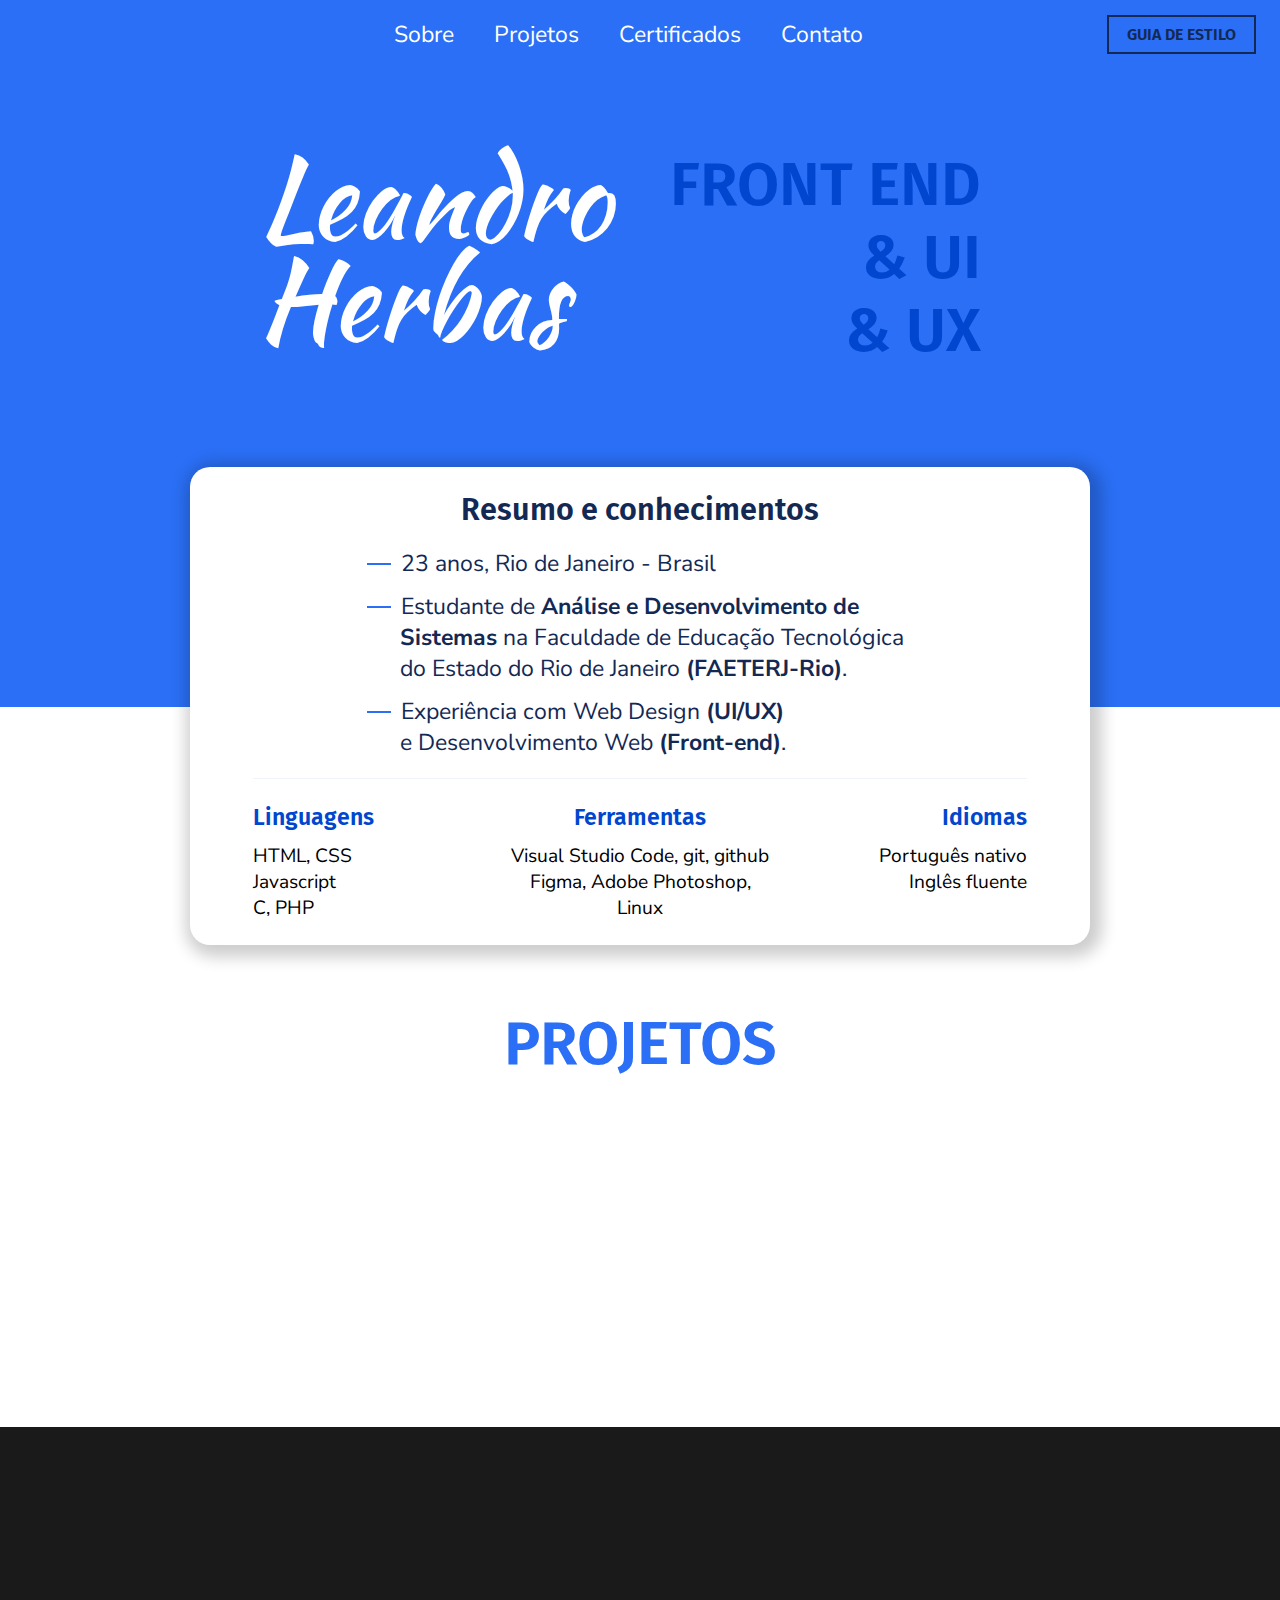
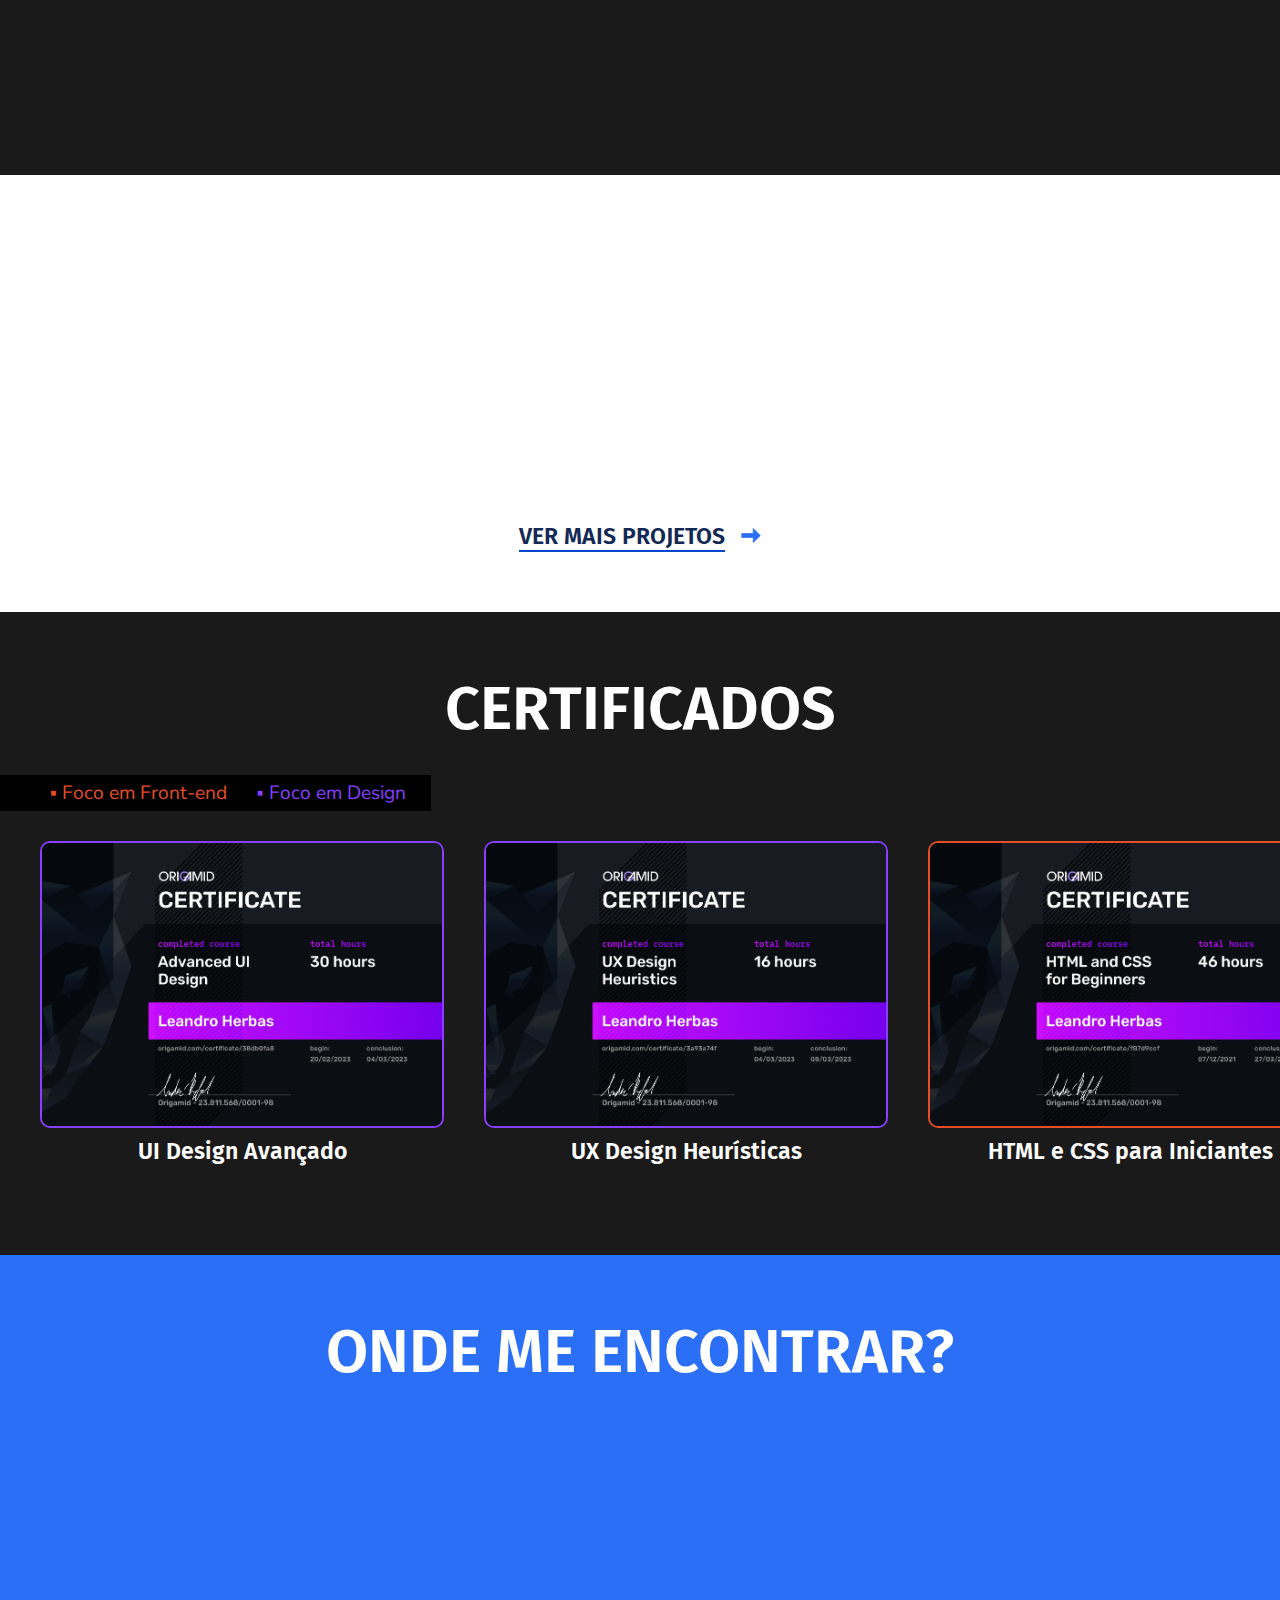
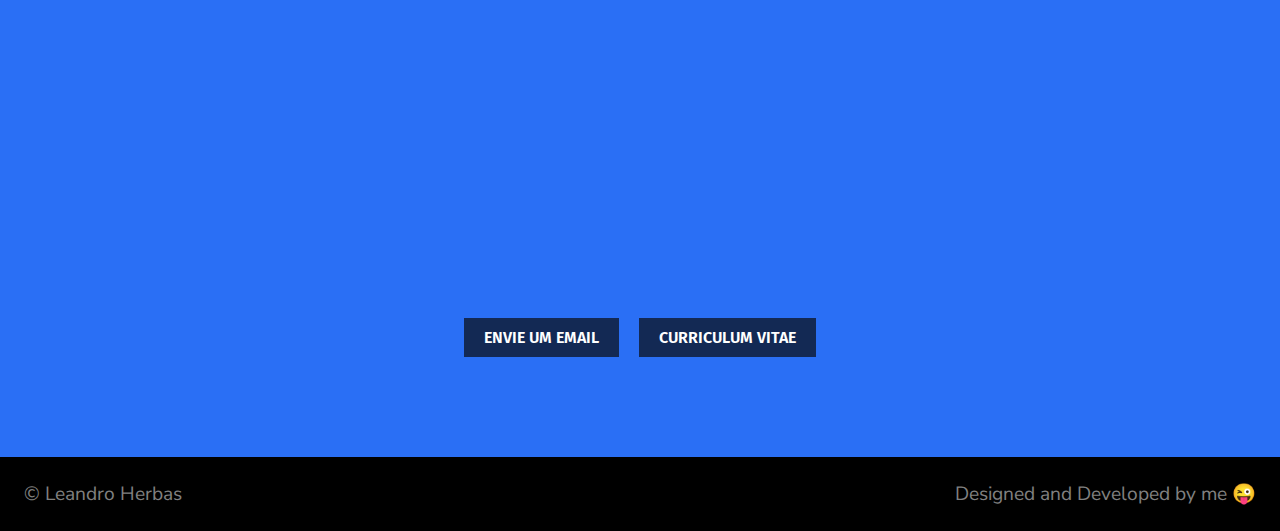
<file: index.html>
<!DOCTYPE html>
<html lang="pt-BR">

<head>
  <meta charset="UTF-8">
  <meta http-equiv="X-UA-Compatible" content="IE=edge">
  <meta name="viewport" content="width=device-width, initial-scale=1.0">
  <title>Leandro Herbas | Front-end & UI/UX</title>
  <link rel="icon" type="image/x-icon" href="./img/favicon.png">
  <link rel="stylesheet" href="./css/style.css">
  <link rel="stylesheet" href="./css/index.css">
  <link rel="stylesheet" href="./css/index-responsivo.css">
  <script>document.documentElement.classList.add('js');</script>
</head>

<body>
  <header>
    <span></span>
    <nav class="texto-1 nav-menu">
      <a href="#sobre" class="nav-link">Sobre</a>
      <a href="#projetos" class="nav-link">Projetos</a>
      <a href="#certificados" class="nav-link">Certificados</a>
      <a href="#contato" class="nav-link">Contato</a>
    </nav>
    <a href="./guia-de-estilo.html" class="btn-2">Guia de Estilo</a>
  </header>

  <main id="sobre">
    <section class="container-intro">
      <h1 class="nome-intro">Leandro<br>Herbas</h1>
      <span class="span-intro titulo-1">Front End<br>& UI<br>& UX</span>
    </section>

    <div class="sobre-bg">
      <section class="sobre drop-shadow">
        <h3 class="titulo-2">Resumo e conhecimentos</h3>

        <div class="sobre-textos">
          <p class="texto-1"><span></span>23 anos, Rio de Janeiro - Brasil</p>
          <p class="texto-1"><span></span>Estudante de <strong>Análise e Desenvolvimento de<br>&emsp;Sistemas</strong> na Faculdade de Educação Tecnológica<br>&emsp;do Estado do Rio de Janeiro <strong>(FAETERJ-Rio)</strong>.</p>
          <p class="texto-1"><span></span>Experiência com Web Design <strong>(UI/UX)</strong><br>&emsp;e Desenvolvimento Web <strong>(Front-end)</strong>.</p>
        </div>

        <div class="sobre-skills">
          <div class="skills-linguagens">
            <h3 class="titulo-3 titulo-skills">Linguagens</h3>
            <p class="texto-2">HTML, CSS<br>Javascript<br>C, PHP</p>
          </div>

          <div class="skills-ferramentas">
            <h3 class="titulo-3 titulo-skills">Ferramentas</h3>
            <p class="texto-2">Visual Studio Code, git, github<br>Figma, Adobe Photoshop,<br>Linux</p>
          </div>

          <div class="skills-idiomas">
            <h3 class="titulo-3 titulo-skills">Idiomas</h3>
            <p class="texto-2">Português nativo<br>Inglês fluente</p>
          </div>
        </div>
      </section>
    </div>

    <section class="projetos" id="projetos">
      <h1 class="titulo-1 titulo-projetos">Projetos</h1>

      <div class="projeto-luthieria">
        <img src="./img/projetos/luthieria-img.png" alt="Projeto Luthieria" class="img-projetos1" data-anime="left">
        <div class="info-projeto" data-anime="right">
          <h3 class="titulo-2">LUTHIERIA</h3>
          <span class="texto-2 span-projeto span-projeto1">Design & Desenvolvimento</span>
          <p class="texto-2 texto-projeto">Desenvolvimento de um site de vendas de instrumentos musicais personalizados, desde a idealização e criação da interface até o código final.</p>
          <a href="https://github.com/ophrbs/LUTHIERIA" class="btn-1">GITHUB</a>
          <a href="https://ophrbs.github.io/LUTHIERIA/" class="btn-2">DEMO</a>
        </div>
      </div>

      <div class="projeto-rentacar">
        <img src="./img/projetos/rentacar-img.jpg" alt="Projeto Rent a Car" class="img-projetos2" data-anime="right">
        <div class="info-projeto2" data-anime="left">
          <h3 class="titulo-2">Rent a Car</h3>
          <span class="texto-2 span-projeto span-projeto2">Design</span>
          <p class="texto-2 texto-projeto">Protótipo de um site de aluguel de carros completo, com home, login, cadastro, lista de carros, e mais. Projeto realizado para a matéria de Interface Homem-Máquina da faculdade.</p>
          <a href="https://figma.fun/W9GfGu" class="btn-1">FIGMA</a>
        </div>
      </div>

      <div class="projeto-esse">
        <img src="./img/projetos/portfolio-img.png" alt="Projeto de estágio" class="img-projetos1" data-anime="left">
        <div class="info-projeto" data-anime="right">
          <h3 class="titulo-2">Esse site!</h3>
          <span class="texto-2 span-projeto span-projeto3">Design & Desenvolvimento</span>
          <p class="texto-2 texto-projeto">Landing Page pessoal com informações sobre mim e meu trabalho.</p>
          <a href="https://github.com/ophrbs/ophrbs.github.io" class="btn-1">GITHUB</a>
        </div>
      </div>

      <div class="mais-projetos">
        <div>
          <a href="https://github.com/ophrbs" class="titulo-3">VER MAIS PROJETOS <img src="./img/seta.svg" alt="setinha"></a>
          <span></span>
        </div>
      </div>
    </section>

    <section class="certificados" id="certificados">
      <h1 class="titulo-1 certificados-titulo">Certificados</h1>
      <div class="certificados-legenda">
        <p class="texto-2" style="color:#e44d26;">&squf; Foco em Front-end</p>
        <p class="texto-2" style="color:#873eff">&squf; Foco em Design</p>
      </div>
      <div class="certificados-container">
        <div class="certificados-item">
          <a href="https://www.origamid.com/certificate/38db0fa8">
            <img src="./img/certificados/ui-avancado.jpg" class="design" alt="UI Design Avançado">
          </a>
          <h4 class="titulo-3">UI Design Avançado</h4>
        </div>

        <div class="certificados-item">
          <a href="https://www.origamid.com/certificate/3a93a74f">
            <img src="./img/certificados/heuristicas.jpg" class="design" alt="UX Design Heurísticas">
          </a>
          <h4 class="titulo-3">UX Design Heurísticas</h4>
        </div>

        <div class="certificados-item">
          <a href="https://www.origamid.com/certificate/f87d9ccf">
            <img src="./img/certificados/html-css.jpg" class="frontend" alt="HTML e CSS para Iniciantes">
          </a>
          <h4 class="titulo-3">HTML e CSS para Iniciantes</h4>
        </div>

        <div class="certificados-item">
          <a href="https://www.origamid.com/certificate/ce58f39b">
            <img src="./img/certificados/tipografia.jpg" class="design" alt="Tipografia Avançada">
          </a>
          <h4 class="titulo-3">Tipografia Avançada</h4>
        </div>

        <div class="certificados-item">
          <a href="https://www.origamid.com/certificate/962e9d89">
            <img src="./img/certificados/grid.jpg" class="frontend" alt="CSS Grid Layout">
          </a>
          <h4 class="titulo-3">CSS Grid Layout</h4>
        </div>

        <div class="certificados-item">
          <a href="https://www.origamid.com/certificate/dc8845a5">
            <img src="./img/certificados/flexbox.jpg" class="frontend" alt="CSS Flexbox">
          </a>
          <h4 class="titulo-3">CSS Flexbox</h4>
        </div>

        <div class="certificados-item">
          <a href="https://www.origamid.com/certificate/a0a6a699">
            <img src="./img/certificados/ui-iniciantes.jpg" class="design" alt="UI Design para Iniciantes">
          </a>
          <h4 class="titulo-3">UI Design para Iniciantes</h4>
        </div>
      </div>
    </section>

    <section class="contato" id="contato">
      <h1 class="titulo-1 titulo-contato">Onde me encontrar?</h1>

      <div class="contato-cards">

        <div class="contato-github" data-anime="bottom">
          <a href="https://github.com/ophrbs">
            <img src="./img/github-img.png" alt="github" class="img-contato">
            <div class="descricao-contato">
              <p class="titulo-3 color-white">GitHub</p>
              <img src="./img/link.svg" alt="icone-link" class="link-svg">
            </div>
          </a>
        </div>

        <div class="contato-linkedin" data-anime="bottom">
          <a href="https://www.linkedin.com/in/leandroherbas/">
            <img src="./img/linkedin-img.png" alt="linkedin" class="img-contato">
            <div class="descricao-contato">
              <p class="titulo-3 color-white">LinkedIn</p>
              <img src="./img/link.svg" alt="icone-link" class="link-svg">
            </div>
          </a>
        </div>


      </div>
      <div class="btns-contato">
        <a href="mailto:leandroherbas@outlook.com" class="btn-3">Envie um email</a>
        <a href="./img/curriculum.pdf" target="_blank" class="btn-3">Curriculum Vitae</a>
      </div>
    </section>

    <footer>
      <p class="texto-2">© Leandro Herbas</p>
      <p class="texto-2">Designed and Developed by me 😜</p>
    </footer>
  </main>

  <script type="text/javascript" src="./js/script.js"></script>
</body>

</html>
</file>
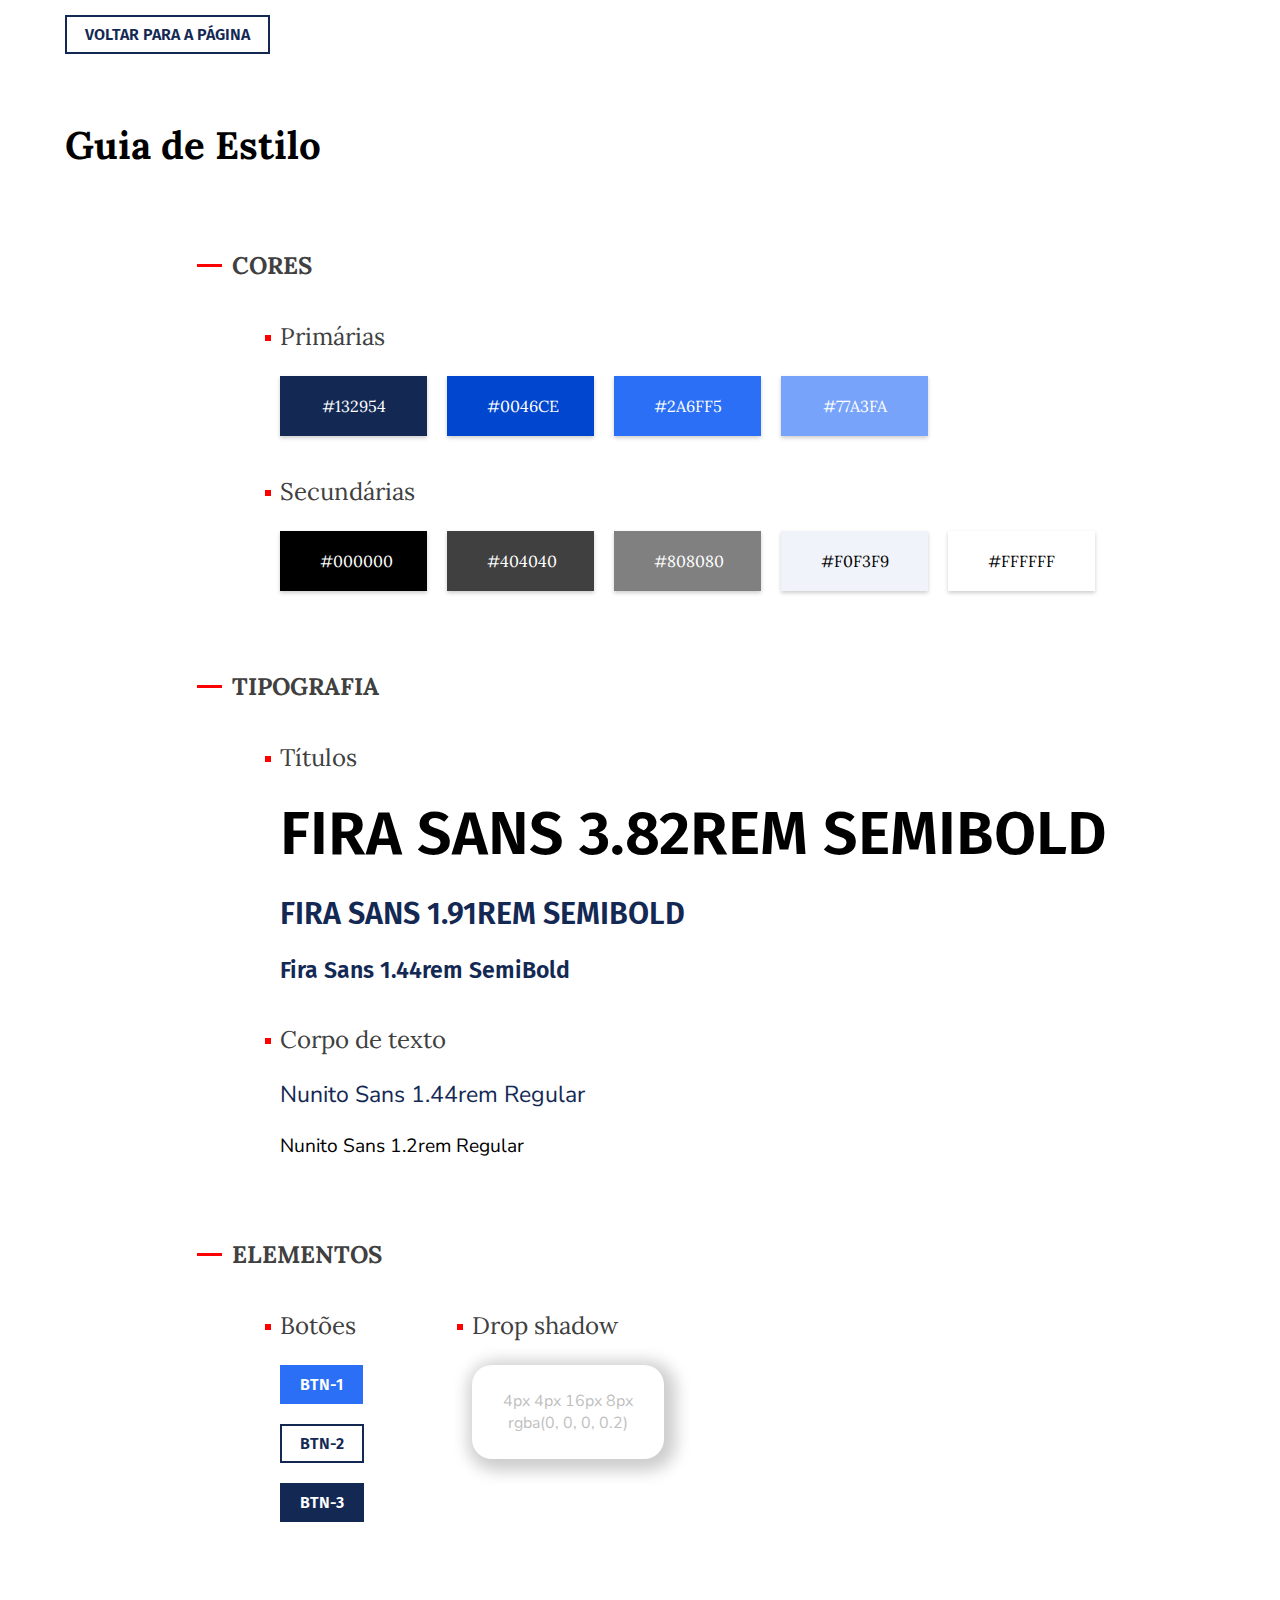
<file: guia-de-estilo.html>
<!DOCTYPE html>
<html lang="en">

<head>
  <meta charset="UTF-8">
  <meta http-equiv="X-UA-Compatible" content="IE=edge">
  <meta name="viewport" content="width=device-width, initial-scale=1.0">
  <title>Guia de Estilo</title>
  <link rel="stylesheet" href="./css/style.css">
  <link rel="stylesheet" href="./css/guia-de-estilo.css">
</head>

<body>
  <header><a href="./index.html" class="btn-2">Voltar para a página</a></header>
  <main>
    <h1>Guia de Estilo</h1>

    <div class="div-cores">
      <h2 class="titulo-styleguide">Cores</h2>

      <div class="cores-primarias">
        <h3 class="subtitulo-styleguide">Primárias</h3>
        <div class="grid-cores">
          <span class="caixa-cor primaria-1">#132954</span>
          <span class="caixa-cor primaria-2">#0046CE</span>
          <span class="caixa-cor primaria-3">#2A6FF5</span>
          <span class="caixa-cor primaria-4">#77A3FA</span>
        </div>
      </div>

      <div class="cores-secundarias">
        <h3 class="subtitulo-styleguide subtitulo-secundarias">Secundárias</h3>
        <div class="grid-cores">
          <span class="caixa-cor secundaria-1">#000000</span>
          <span class="caixa-cor secundaria-2">#404040</span>
          <span class="caixa-cor secundaria-3">#808080</span>
          <span class="caixa-cor secundaria-4">#F0F3F9</span>
          <span class="caixa-cor secundaria-5">#FFFFFF</span>
        </div>
      </div>
    </div>

    <div class="div-tipografia">
      <h2 class="titulo-styleguide">Tipografia</h2>

      <div class="tipografia-titulo">
        <h3 class="subtitulo-styleguide">Títulos</h3>
        <h1 class="titulo-1">Fira Sans 3.82rem SemiBold</h1>
        <h2 class="titulo-2">Fira Sans 1.91rem SemiBold</h2>
        <h3 class="titulo-3">Fira Sans 1.44rem SemiBold</h3>
      </div>

      <div class="tipografia-texto">
        <h3 class="subtitulo-styleguide">Corpo de texto</h3>
        <p class="texto-1">Nunito Sans 1.44rem Regular</p>
        <p class="texto-2">Nunito Sans 1.2rem Regular</p>
      </div>
    </div>

    <div class="div-elementos">
      <h2 class="titulo-styleguide">Elementos</h2>

      <div class="elementos-container">
        <div class="div-botoes">
          <h3 class="subtitulo-styleguide">Botões</h3>
          <div class="container-btns">
            <a href="#" class="btn-1 teste">BTN-1</a>
            <a href="#" class="btn-2 teste">BTN-2</a>
            <a href="#" class="btn-3 teste">BTN-3</a>
          </div>
        </div>

        <div class="div-dropshadow">
          <h3 class="subtitulo-styleguide">Drop shadow</h3>
          <p class="drop-shadow">4px 4px 16px 8px<br>rgba(0, 0, 0, 0.2)</p>
        </div>
      </div>
    </div>
  </main>
</body>

</html>
</file>
<file: css/style.css>
@import url("https://fonts.googleapis.com/css2?family=Fira+Sans:wght@600&family=Nunito+Sans&display=swap");

:root {
  --primaria-1: #132954;
  --primaria-2: #0046ce;
  --primaria-3: #2a6ff5;
  --primaria-4: #77a3fa;
  --secundaria-1: #000000;
  --secundaria-2: #404040;
  --secundaria-3: #808080;
  --secundaria-4: #f0f3f9;
  --secundaria-5: #ffffff;
}

a {
  text-decoration: none;
}

.titulo-1 {
  font-family: "Fira Sans", sans-serif;
  font-style: normal;
  font-weight: 600;
  font-size: 3.82rem;
  color: var(--secundaria-1);
  text-transform: uppercase;
}

.titulo-2 {
  font-family: "Fira Sans", sans-serif;
  font-style: normal;
  font-weight: 600;
  font-size: 1.91rem;
  color: var(--primaria-1);
}

.titulo-3 {
  font-family: "Fira Sans", sans-serif;
  font-style: normal;
  font-weight: 600;
  font-size: 1.44rem;
  color: var(--primaria-1);
}

.texto-1 {
  font-family: "Nunito Sans", sans-serif;
  font-style: normal;
  font-weight: 400;
  font-size: 1.44rem;
  color: var(--primaria-1);
}

.texto-2 {
  font-family: "Nunito Sans", sans-serif;
  font-style: normal;
  font-weight: 400;
  font-size: 1.2rem;
}

.btn-1 {
  padding: 10px 20px;
  background-color: var(--primaria-3);
  color: var(--secundaria-5);
  font-family: "Fira Sans", sans-serif;
  font-weight: 600;
  text-transform: uppercase;
  transition: 0.2s;
}

.btn-1:hover {
  background-color: var(--primaria-2);
}

.btn-2 {
  padding: 10px 20px;
  color: var(--primaria-1);
  font-family: "Fira Sans", sans-serif;
  font-weight: 600;
  /* border: 2px solid var(--primaria-1); */
  outline: 2px solid var(--primaria-1);
  outline-offset: -2px;
  text-transform: uppercase;
  transition: 0.2s;
}

.btn-2:hover {
  background-color: var(--primaria-1);
  color: var(--secundaria-5);
}

.btn-3 {
  padding: 10px 20px;
  font-family: "Fira Sans", sans-serif;
  background: var(--primaria-1);
  color: var(--secundaria-5);
  font-weight: 600;
  text-transform: uppercase;
  transition: 0.2s;
}

.btn-3:hover {
  background-color: var(--secundaria-1);
}

.drop-shadow {
  box-shadow: 4px 4px 16px 8px rgba(0, 0, 0, 0.2);
  border-radius: 20px;
  max-width: 100%;
}

/* Animação */
.js [data-anime] {
  opacity: 0;
  transition: 0.3s;
}

.js [data-anime].animate {
  opacity: 1;
  transform: translate3d(0px, 0px, 0px);
}

.js [data-anime="left"] {
  transform: translate3d(-59px, 0, 0);
}

.js [data-anime="right"] {
  transform: translate3d(59px, 0, 0);
}

.js [data-anime="bottom"] {
  transform: translate3d(0, 59px, 0);
}
</file>
<file: css/index.css>
@import url("https://fonts.googleapis.com/css2?family=Kaushan+Script&display=swap");

* {
  margin: 0;
}

body {
  background-color: var(--secundaria-5);
}

img {
  max-width: 100%;
}

/* header */
header {
  background-color: var(--primaria-3);
  display: flex;
  justify-content: space-between;
  padding-top: 15px;
  padding-bottom: 15px;
  position: fixed;
  width: 100%;
  z-index: 1;
}

header nav {
  display: flex;
  gap: 40px;
  align-items: center;
}

header nav a {
  color: var(--secundaria-5);
}

header > a {
  justify-self: flex-end;
  margin-right: 24px;
}

.nav-link:hover {
  color: var(--secundaria-1);
}

header span {
  width: 150px;
}

/* intro */
.nome-intro {
  font-family: "Kaushan Script", cursive;
  color: var(--secundaria-5);
  font-weight: 400;
  font-size: 7rem;
  line-height: 90%;
  justify-self: end;
}

.span-intro {
  color: var(--primaria-2);
  text-align: right;
  justify-self: start;
}

.container-intro {
  background-color: var(--primaria-3);
  display: grid;
  grid-template-columns: 1fr 1fr;
  gap: 60px;
  padding: 148px 0 100px 0;
}

/* sobre */
.sobre-bg {
  background-color: var(--primaria-3);
  height: 240px;
  margin-bottom: 240px;
}

.sobre {
  max-width: 900px;
  margin: 0 auto;
  display: flex;
  flex-direction: column;
  align-items: center;
  gap: 20px;
  padding: 24px 0;
  background: var(--secundaria-5);
}

.sobre-textos p {
  position: relative;
  margin-bottom: 12px;
  max-width: 48ch;
}

.sobre-textos p:last-child {
  margin-bottom: 0px;
}

.sobre-textos span {
  position: relative;
  content: "";
  width: 24px;
  height: 2px;
  background-color: var(--primaria-3);
  right: 10px;
  bottom: 6px;
  display: inline-block;
}

.sobre-skills {
  display: grid;
  grid-template-columns: 1fr 1fr 1fr;
  border-top: 1px solid var(--secundaria-4);
  padding-top: 24px;
}

.titulo-skills {
  color: var(--primaria-2);
  margin-bottom: 12px;
}

.skills-linguagens {
  text-align: left;
}

.skills-ferramentas {
  text-align: center;
}

.skills-idiomas {
  text-align: right;
}

/* projetos */
.projetos {
  padding-top: 60px;
}

.titulo-projetos {
  text-align: center;
  color: var(--primaria-3);
}

.projeto-luthieria,
.projeto-esse,
.projeto-rentacar {
  display: grid;
  grid-template-columns: 1fr 1fr;
  padding: 60px;
  align-items: center;
}

.info-projeto h3,
.info-projeto2 h3 {
  position: absolute;
}

.info-projeto .btn-1 {
  margin-right: 12px;
}

.span-projeto {
  color: var(--secundaria-3);
  position: relative;
}

.span-projeto1 {
  left: 164px;
  top: 6px;
}

.span-projeto2 {
  left: 164px;
  top: 8px;
}

.span-projeto3 {
  left: 152px;
  top: 7px;
}

.texto-projeto {
  color: var(--secundaria-2);
}

.info-projeto p,
.info-projeto2 p {
  margin-top: 24px;
  margin-bottom: 40px;
  max-width: 58ch;
}

.info-projeto2 h3 {
  color: var(--secundaria-4);
}

.info-projeto2 span {
  color: var(--secundaria-3);
}

.info-projeto2 p {
  color: var(--secundaria-5);
  max-width: 55ch;
}

.projeto-rentacar {
  background-color: #1a1a1a;
}

.img-projetos1 {
  max-width: 80%;
  justify-self: end;
  margin-right: 60px;
  box-shadow: 0px 0px 8px 2px rgba(0, 0, 0, 0.2);
}

.img-projetos2 {
  box-shadow: 0px 0px 8px 2px rgba(0, 0, 0, 0.2);
  max-width: 80%;
  grid-column: 2;
  grid-row: 1;
  margin-left: 60px;
}

.info-projeto2 {
  grid-column: 1;
  grid-row: 1;
  justify-self: end;
}

.mais-projetos {
  display: flex;
  justify-content: center;
  margin-bottom: 60px;
}

.mais-projetos span {
  content: "";
  width: 85%;
  height: 2px;
  background-color: var(--primaria-2);
  display: block;
}

.mais-projetos img {
  margin-left: 10px;
  width: 20px;
  animation: bounce 0.75s ease-in-out infinite;
}

@keyframes bounce {
  0%,
  100% {
    transform: translate(0);
  }

  50% {
    transform: translate(5px);
  }
}

/* certificados */
.certificados {
  background-color: #1a1a1a;
  padding-top: 60px;
  padding-bottom: 60px;
}

.certificados-titulo {
  color: white;
  text-align: center;
}

.certificados-legenda {
  background-color: var(--secundaria-1);
  margin-top: 30px;
  padding: 5px 25px 5px 50px;
  display: flex;
  gap: 30px;
  max-width: max-content;
}

.certificados-container {
  display: flex;
  overflow-x: scroll;
  overflow-y: hidden;
  white-space: nowrap;
  margin-top: 30px;
  padding-bottom: 30px;
}

.certificados-container::-webkit-scrollbar-track {
  -webkit-box-shadow: inset 0 0 6px rgba(0, 0, 0, 0.3);
  border-radius: 10px;
  background-color: var(--secundaria-1);
}

.certificados-container::-webkit-scrollbar {
  width: 12px;
  background-color: var(--secundaria-1);
}

.certificados-container::-webkit-scrollbar-thumb {
  border-radius: 10px;
  -webkit-box-shadow: inset 0 0 6px rgba(0, 0, 0, 0.3);
  background-color: var(--secundaria-2);
}

.certificados-item {
  display: flex;
  flex-direction: column;
  margin-left: 40px;
}

.certificados-item img {
  max-width: 400px;
  border-radius: 10px;
}

.frontend {
  border: 2px solid #e44d26;
}

.design {
  border: 2px solid #873eff;
}
.certificados-item h4 {
  color: var(--secundaria-5);
  text-align: center;
  margin-top: 5px;
}

/* contato */
.contato {
  background-color: var(--primaria-3);
}

.titulo-contato {
  text-align: center;
  color: var(--secundaria-5);
  padding-bottom: 100px;
  padding-top: 60px;
}

.contato-cards {
  display: grid;
  grid-template-columns: 1fr 1fr;
  gap: 20px;
}

.contato-github,
.contato-linkedin {
  max-width: 600px;
  display: flex;
  flex-direction: column;
  text-align: center;
}

.contato-github img:hover,
.contato-linkedin img:hover {
  transition: 0.2s;
  box-shadow: 4px 4px 16px 8px rgba(0, 0, 0, 0.2);
}

.color-white {
  color: #ffffff;
}

.contato-github {
  justify-self: end;
}

.img-contato {
  border-radius: 10px;
}

.link-svg {
  max-width: 20px;
}

.descricao-contato {
  display: flex;
  justify-content: center;
  gap: 12px;
  margin-top: 12px;
}

.btns-contato {
  display: flex;
  max-width: 1200px;
  margin: 0 auto;
  gap: 20px;
  justify-content: center;
  margin-top: 80px;
  padding-bottom: 100px;
}

/* footer */
footer {
  background-color: var(--secundaria-1);
  display: flex;
  justify-content: space-between;
  padding: 24px;
}

footer p {
  color: var(--secundaria-3);
}
</file>
<file: css/index-responsivo.css>
/* responsivo */
@media (max-width: 1200px) {
  /* projetos */
  .projeto-luthieria,
  .projeto-esse,
  .projeto-rentacar {
    grid-template-columns: 1fr;
    justify-items: center;
    gap: 24px;
  }
  .img-projetos1,
  .img-projetos2,
  .info-projeto2 {
    margin: 0px;
    justify-self: auto;
  }

  .img-projetos2,
  .info-projeto2 {
    grid-area: unset;
  }

  /* contato */
  .contato-cards {
    grid-template-columns: 1fr;
    justify-items: center;
    gap: 48px;
  }

  .contato-github {
    justify-self: auto;
  }

  .titulo-contato {
    padding-bottom: 60px;
  }
}

@media (max-width: 900px) {
  /* sobre */
  .sobre {
    box-shadow: none;
    border-radius: 0;
  }

  .sobre-bg {
    height: 400px;
  }

  .sobre-skills {
    grid-template-columns: 1fr;
    justify-items: center;
    gap: 12px;
    border-bottom: 1px solid var(--secundaria-4);
    padding-bottom: 24px;
  }

  .sobre-skills div {
    text-align: center;
  }

  /* projetos */
  .info-projeto,
  .info-projeto2 {
    max-width: 50ch;
  }
}

@media (max-width: 800px) {
  /* tipografia */
  .titulo-1 {
    font-size: 3rem;
  }

  .titulo-2 {
    font-size: 1.44rem;
  }

  .titulo-3 {
    font-size: 1.2rem;
  }

  .texto-1 {
    font-size: 1.2rem;
  }

  .texto-2 {
    font-size: 1rem;
  }

  .titulo-projetos {
    margin-top: 0px;
  }

  /* Header */
  header span {
    width: 0;
  }

  /* Sobre */
  .container-intro {
    grid-template-columns: 1fr;
    justify-items: center;
  }

  .nome-intro,
  .span-intro {
    justify-self: auto;
  }

  .nome-intro br,
  .span-intro br {
    display: inline;
    content: " ";
    padding: 6px;
  }

  /* projetos */
  .info-projeto h3,
  .info-projeto2 h3 {
    position: initial;
  }

  .span-projeto {
    position: initial;
  }

  /* certificados */
  .certificados-legenda {
    padding: 0;
    background: none;
    margin: 0 auto;
  }

  .certificados-item img {
    width: 300px;
  }
}
@media (max-width: 700px) {
  /* header */
  header {
    justify-content: center;
  }

  header span {
    display: none;
  }

  header nav {
    margin-left: 25px;
  }

  header > a {
    display: none;
  }

  .container-intro {
    gap: 12px;
    padding: 120px 0 48px 0;
  }

  .nome-intro {
    font-size: 4.8rem;
  }

  .span-intro {
    font-size: 2.4rem;
  }
}

@media (max-width: 600px) {
  .container-intro {
    gap: 12px;
    padding: 120px 0 48px 0;
  }
  .nome-intro {
    font-size: 3.8rem;
  }

  .span-intro {
    font-size: 1.6rem;
  }

  .span-intro br {
    padding: 4px;
  }

  .img-contato {
    border-radius: 0;
  }

  .sobre-textos p:before {
    display: none;
  }

  .sobre-textos p {
    max-width: 40ch;
  }
}

@media (max-width: 480px) {
  /* tipografia */
  .titulo-1 {
    font-size: 1.9rem;
  }

  .titulo-2 {
    font-size: 1.2rem;
  }

  .titulo-3 {
    font-size: 1rem;
  }

  .texto-1 {
    font-size: 0.9rem;
  }

  .texto-2 {
    font-size: 0.75rem;
  }

  .container-intro {
    gap: 12px;
    padding: 80px 0 48px 0;
  }

  .nome-intro {
    font-size: 2.4rem;
  }

  .span-intro {
    font-size: 1.2rem;
  }

  .span-intro br {
    padding: 3px;
  }

  .sobre-bg {
    height: 300px;
  }

  header .btn-2 {
    font-size: 0.7rem;
    padding: 8px 16px;
  }

  header nav {
    gap: 15px;
  }

  .mais-projetos img {
    width: 15px;
  }

  .mais-projetos span {
    width: 83%;
  }
  .certificados-legenda p {
    font-size: 0.8rem;
  }
}
</file>
<file: css/guia-de-estilo.css>
@import url("https://fonts.googleapis.com/css2?family=Lora:wght@400;700&display=swap");

/* tipografia */
h1 {
  font-family: "Lora", serif;
  font-weight: 700;
  font-size: 2.4rem;
  color: #000000;
  margin-left: 25px;
}

h2 {
  font-family: "Lora", serif;
  font-weight: 700;
  font-size: 1.5rem;
  color: #404040;
  text-transform: uppercase;
  margin-bottom: 24px;
}

h3 {
  font-family: "Lora", serif;
  font-weight: 400;
  font-size: 1.5rem;
  color: #404040;
  margin-bottom: 24px;
}

.div-dropshadow p {
  width: 142px;
  text-align: center;
  padding: 25px;
  color: #bfbfbf;
  font-family: "Nunito Sans", sans-serif;
}

/* grid layout */
body {
  display: flex;
  flex-direction: column;
  max-width: 1200px;
  margin: 0 auto;
}

.div-cores {
  margin-left: 20%;
}

.grid-cores {
  display: flex;
  flex-wrap: wrap;
  gap: 20px;
}

.div-tipografia {
  margin-left: 20%;
}

.div-elementos {
  margin-left: 20%;
}

.elementos-container {
  display: grid;
  grid-template-columns: 1fr 4fr;
}

.container-btns {
  display: flex;
  flex-direction: column;
  align-items: flex-start;
  gap: 20px;
  margin-bottom: 240px;
}

header {
  margin-top: 25px;
  margin-left: 25px;
  margin-bottom: 50px;
}

/* cores */
.caixa-cor {
  padding: 20px 40px;
  font-weight: 400;
  font-family: "Lora", serif;
  box-shadow: 0px 2px 4px rgba(0, 0, 0, 0.2);
  display: inline-block;
  width: 67px;
  text-align: center;
}

.primaria-1 {
  background-color: var(--primaria-1);
  color: var(--secundaria-5);
}

.primaria-2 {
  background-color: var(--primaria-2);
  color: var(--secundaria-5);
}

.primaria-3 {
  background-color: var(--primaria-3);
  color: var(--secundaria-5);
}

.primaria-4 {
  background-color: var(--primaria-4);
  color: var(--secundaria-5);
}

.secundaria-1 {
  background-color: var(--secundaria-1);
  color: var(--secundaria-5);
}

.secundaria-2 {
  background-color: var(--secundaria-2);
  color: var(--secundaria-5);
}

.secundaria-3 {
  background-color: var(--secundaria-3);
  color: var(--secundaria-5);
}

.secundaria-4 {
  background-color: var(--secundaria-4);
  color: var(--secundaria-1);
}

.secundaria-5 {
  background-color: var(--secundaria-5);
  color: var(--secundaria-1);
}

.titulo-styleguide {
  position: relative;
  margin-top: 80px;
  margin-bottom: 40px;
  margin-left: -5%;
}

/* detalhe titulos */
.titulo-styleguide:before {
  content: "";
  width: 25px;
  height: 3px;
  background-color: red;
  position: absolute;
  left: -35px;
  top: 45%;
}

.subtitulo-styleguide {
  position: relative;
  margin-top: 0;
}

.subtitulo-styleguide:before {
  content: "";
  width: 6px;
  height: 6px;
  background-color: red;
  position: absolute;
  left: -15px;
  top: 45%;
}

.subtitulo-secundarias {
  margin-top: 40px;
}

.tipografia-titulo .titulo-1 {
  margin: 0px;
}

.tipografia-titulo .titulo-3 {
  margin-bottom: 40px;
}

/* responsivo */
@media (max-width: 900px) {
  .elementos-container {
    grid-template-columns: 1fr;
    gap: 24px;
  }

  .container-btns {
    margin-bottom: 0px;
  }

  .div-dropshadow {
    margin-bottom: 240px;
  }
}
</file>
